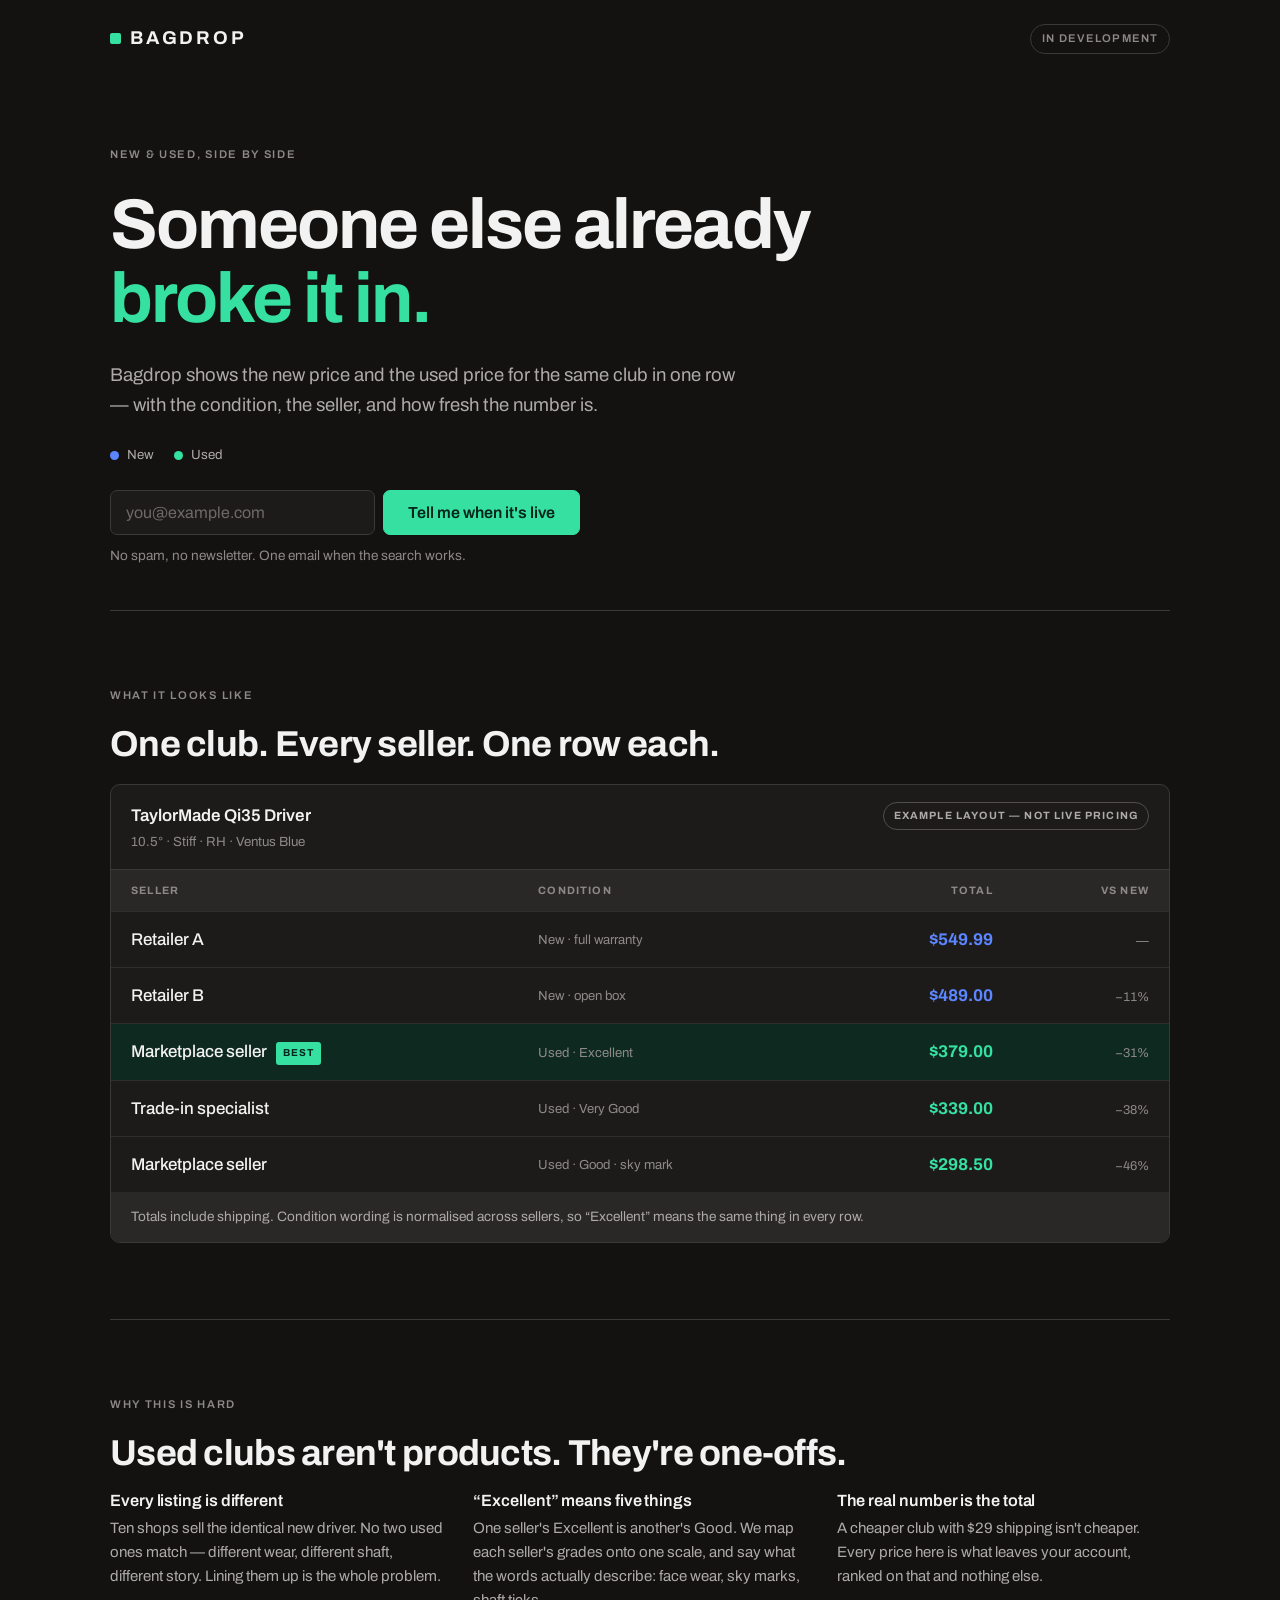
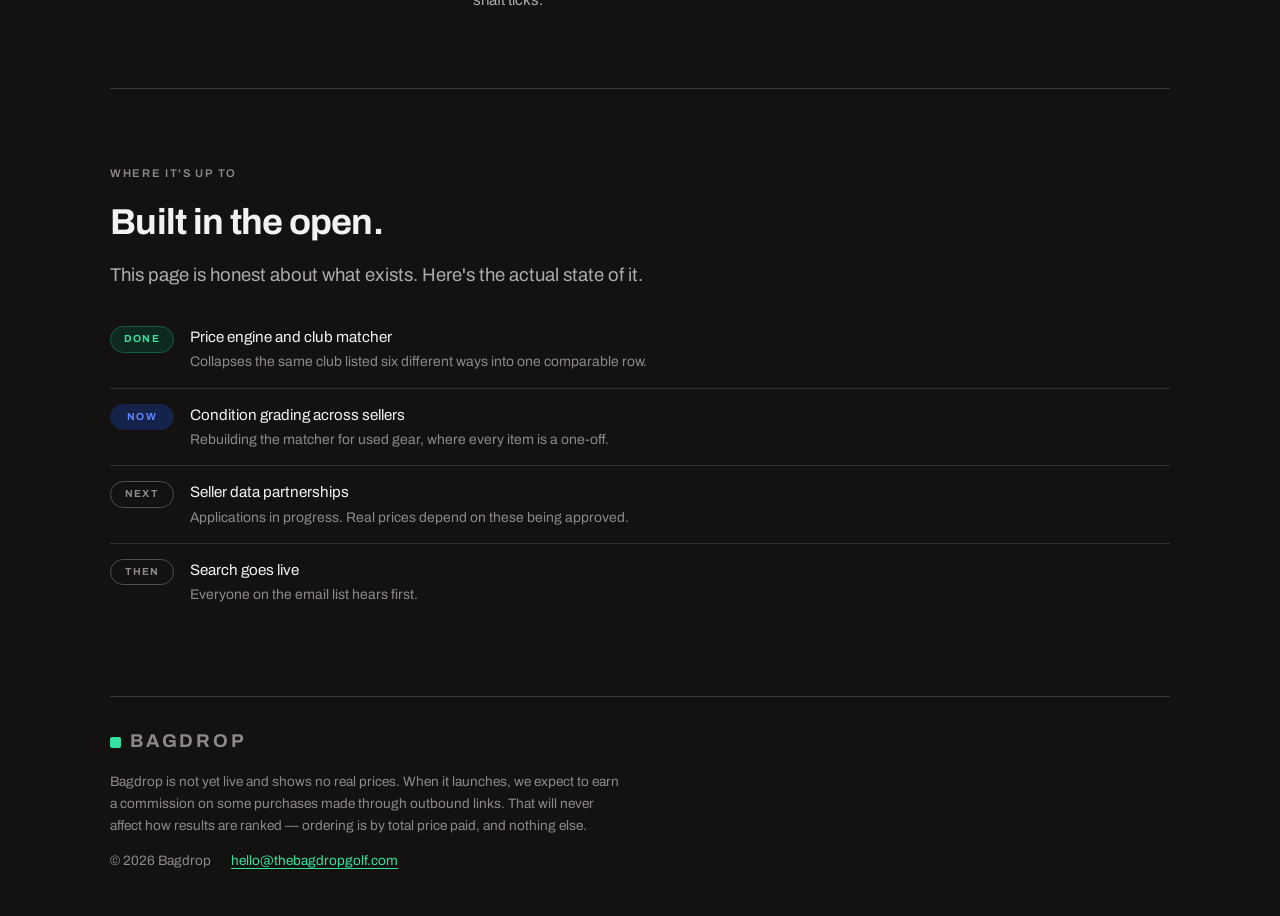
<file: golf-deal-finder/site/index.html>
<!DOCTYPE html>
<html lang="en">
<head>
<meta charset="utf-8">
<meta name="viewport" content="width=device-width, initial-scale=1">
<title>Bagdrop</title>
<meta name="description" content="New and used golf equipment, priced side by side, with condition made comparable.">
<meta name="theme-color" content="#131211">
<link rel="preconnect" href="https://fonts.googleapis.com">
<link rel="preconnect" href="https://fonts.gstatic.com" crossorigin>
<link rel="stylesheet" href="https://fonts.googleapis.com/css2?family=Archivo:wght@400;500;600;700&display=swap">
<style>
:root{
  --bg:#131211;
  --surface:#1c1b1a;
  --raised:#2a2827;
  --text:#f3f2f2;
  --n800:#d3d0cf;
  --n700:#adaaa9;
  --n600:#8d8988;
  --n500:#6e6a69;
  --n400:#514e4d;
  --n300:#3b3938;
  --n200:#302e2d;
  --new:#5b86ff;
  --new-dim:#152249;
  --used:#35e0a1;
  --used-100:#0e2a20;
  --used-300:#155c43;
  --deep:#06251a;
  --font:"Archivo","Helvetica Neue",Arial,sans-serif;
  --wrap:1060px;
  color-scheme:dark;
}

*{box-sizing:border-box}
html{-webkit-text-size-adjust:100%}
body{
  margin:0;
  background:var(--bg);
  color:var(--text);
  font-family:var(--font);
  font-size:17px;
  line-height:1.6;
  padding-inline:20px;
  padding-block:0;
  -webkit-font-smoothing:antialiased;
}
.wrap{max-width:var(--wrap);margin-inline:auto}
h1,h2,h3{margin:0;text-wrap:balance;line-height:1.06;font-weight:700}
h1{font-size:clamp(2.5rem,6.5vw,4.4rem);letter-spacing:-.028em}
h2{font-size:clamp(1.55rem,3.2vw,2.25rem);letter-spacing:-.02em}
h3{font-size:1.02rem;font-weight:600;letter-spacing:-.005em}
p{margin:0}
a{color:var(--used);text-underline-offset:3px}
a:hover{color:var(--text)}
:focus-visible{outline:2px solid var(--used);outline-offset:3px;border-radius:2px}

.eyebrow{
  font-size:.7rem;font-weight:600;letter-spacing:.15em;
  text-transform:uppercase;color:var(--n600);
}
.lede{font-size:clamp(1.02rem,1.9vw,1.16rem);color:var(--n700);max-width:58ch}
.num{font-variant-numeric:tabular-nums;font-feature-settings:"tnum" 1}

/* ── masthead ─────────────────────────────────────────────── */
.masthead{
  display:flex;align-items:center;justify-content:space-between;
  gap:16px;flex-wrap:wrap;padding-block:24px 0;
}
.mark{
  display:flex;align-items:center;gap:9px;
  font-weight:700;font-size:1.16rem;letter-spacing:.15em;text-transform:uppercase;
}
.chip{width:11px;height:11px;border-radius:2px;background:var(--used);flex:none}
.status-pill{
  font-size:.7rem;font-weight:600;letter-spacing:.1em;text-transform:uppercase;
  color:var(--n600);border:1px solid var(--n300);border-radius:999px;padding:5px 11px;
}

/* ── hero ─────────────────────────────────────────────────── */
.hero{padding-block:clamp(52px,9vw,92px) 44px;display:flex;flex-direction:column;gap:24px}
.hero h1 em{font-style:normal;color:var(--used);display:block}

/* legend: the colour system, stated once */
.legend{display:flex;gap:20px;flex-wrap:wrap;align-items:center}
.key{display:flex;align-items:center;gap:8px;font-size:.83rem;color:var(--n700)}
.dot{width:9px;height:9px;border-radius:50%;flex:none}
.dot.new{background:var(--new)}
.dot.used{background:var(--used)}

/* ── signup ───────────────────────────────────────────────── */
.signup{display:flex;flex-direction:column;gap:10px;max-width:470px}
.signup-row{display:flex;gap:8px;flex-wrap:wrap}
.signup input{
  flex:1 1 230px;min-width:0;
  font-family:var(--font);font-size:1rem;color:var(--text);
  background:var(--surface);
  border:1px solid var(--n300);border-radius:7px;padding:13px 15px;
}
.signup input::placeholder{color:var(--n500)}
.signup input:focus-visible{border-color:var(--used)}
.signup button{
  font-family:var(--font);font-size:1rem;font-weight:600;
  background:var(--used);color:var(--deep);
  border:1px solid var(--used);border-radius:7px;
  padding:13px 24px;cursor:pointer;transition:opacity .15s ease;
}
.signup button:hover{opacity:.86}
.note{font-size:.85rem;color:var(--n600)}
.note[data-state="err"]{color:var(--new)}

/* ── the board ────────────────────────────────────────────── */
.board{
  background:var(--surface);
  border:1px solid var(--n300);border-radius:10px;overflow:hidden;
}
.board-head{
  display:flex;align-items:flex-start;justify-content:space-between;
  gap:14px;flex-wrap:wrap;padding:17px 20px;
  border-bottom:1px solid var(--n300);
}
.club{font-weight:600;font-size:1.06rem}
.spec{font-size:.83rem;color:var(--n600);margin-top:2px}
.tag{
  font-size:.66rem;font-weight:700;letter-spacing:.11em;text-transform:uppercase;
  color:var(--n700);border:1px solid var(--n400);border-radius:999px;
  padding:5px 10px;white-space:nowrap;
}
.scroller{overflow-x:auto}
table{border-collapse:collapse;width:100%;min-width:580px}
th,td{text-align:left;padding:14px 20px;border-bottom:1px solid var(--n200)}
tbody tr:last-child td{border-bottom:0}
th{
  font-size:.67rem;font-weight:700;letter-spacing:.11em;text-transform:uppercase;
  color:var(--n600);padding-block:12px;background:var(--raised);
}
th.r{text-align:right}
td.r{text-align:right}
.seller{font-weight:500}
.cond{font-size:.82rem;color:var(--n600)}
.price{font-size:1.06rem;font-weight:700;white-space:nowrap}
.price.is-new{color:var(--new)}
.price.is-used{color:var(--used)}
.delta{font-size:.8rem;color:var(--n600);white-space:nowrap}
tr.best td{background:var(--used-100)}
tr.best{box-shadow:inset 2px 0 0 var(--used)}
.badge{
  display:inline-block;font-size:.63rem;font-weight:700;letter-spacing:.09em;
  text-transform:uppercase;color:var(--deep);background:var(--used);
  border-radius:3px;padding:3px 7px;margin-left:9px;vertical-align:1px;
}
.board-foot{padding:14px 20px;background:var(--raised);font-size:.85rem;color:var(--n700)}

/* ── sections ─────────────────────────────────────────────── */
section{padding-block:clamp(48px,7vw,76px)}
.stack{display:flex;flex-direction:column;gap:20px}
.cols{display:grid;grid-template-columns:repeat(auto-fit,minmax(235px,1fr));gap:30px}
.col h3{margin-bottom:7px}
.col p{color:var(--n700);font-size:.94rem}
.rule{border:0;border-top:1px solid var(--n300);margin:0}

/* ── build status ─────────────────────────────────────────── */
.status{list-style:none;padding:0;margin:0;display:flex;flex-direction:column}
.status li{
  display:grid;grid-template-columns:auto 1fr;gap:16px;align-items:baseline;
  padding-block:14px;border-bottom:1px solid var(--n200);
}
.status li:last-child{border-bottom:0}
.state{
  font-size:.64rem;font-weight:700;letter-spacing:.1em;text-transform:uppercase;
  border:1px solid var(--n400);border-radius:999px;padding:4px 10px;
  color:var(--n600);white-space:nowrap;min-width:64px;text-align:center;
}
.state.done{color:var(--used);border-color:var(--used-300);background:var(--used-100)}
.state.now{color:var(--new);border-color:var(--new-dim);background:var(--new-dim)}
.status p{font-size:.95rem}
.status .sub{color:var(--n600);font-size:.87rem;margin-top:2px}

/* ── footer ───────────────────────────────────────────────── */
footer{
  border-top:1px solid var(--n300);padding-block:30px 44px;
  display:flex;flex-direction:column;gap:14px;font-size:.85rem;color:var(--n600);
}
.disclosure{max-width:64ch}
.foot-row{display:flex;gap:20px;flex-wrap:wrap;align-items:center}

@media (max-width:560px){
  body{font-size:16px;padding-inline:16px}
  th,td{padding:12px 14px}
}
@media (prefers-reduced-motion:reduce){
  *{animation-duration:.01ms!important;transition-duration:.01ms!important}
}

</style>
</head>
<body>
<div class="wrap">

  <header class="masthead">
    <div class="mark"><span class="chip"></span>Bagdrop</div>
    <div class="status-pill">In development</div>
  </header>

  <div class="hero">
    <p class="eyebrow">New &amp; used, side by side</p>
    <h1>Someone else already <em>broke it in.</em></h1>
    <p class="lede">Bagdrop shows the new price and the used price for the same club in one row &mdash; with the condition, the seller, and how fresh the number is.</p>

    <div class="legend">
      <span class="key"><span class="dot new"></span>New</span>
      <span class="key"><span class="dot used"></span>Used</span>
    </div>

    <form class="signup" id="signup" novalidate>
      <div class="signup-row">
        <label for="email" style="position:absolute;left:-9999px">Email address</label>
        <input type="email" id="email" name="email" placeholder="you@example.com" autocomplete="email" required>
        <button type="submit">Tell me when it's live</button>
      </div>
      <p class="note" id="note">No spam, no newsletter. One email when the search works.</p>
    </form>
  </div>

  <hr class="rule">

  <section>
    <div class="stack">
      <p class="eyebrow">What it looks like</p>
      <h2>One club. Every seller. One row each.</h2>

      <div class="board">
        <div class="board-head">
          <div>
            <div class="club">TaylorMade Qi35 Driver</div>
            <div class="spec">10.5&deg; &middot; Stiff &middot; RH &middot; Ventus Blue</div>
          </div>
          <div class="tag">Example layout &mdash; not live pricing</div>
        </div>

        <div class="scroller">
          <table>
            <thead>
              <tr>
                <th scope="col">Seller</th>
                <th scope="col">Condition</th>
                <th scope="col" class="r">Total</th>
                <th scope="col" class="r">vs new</th>
              </tr>
            </thead>
            <tbody>
              <tr>
                <td class="seller">Retailer A</td>
                <td class="cond">New &middot; full warranty</td>
                <td class="r"><span class="price is-new num">$549.99</span></td>
                <td class="r"><span class="delta">&mdash;</span></td>
              </tr>
              <tr>
                <td class="seller">Retailer B</td>
                <td class="cond">New &middot; open box</td>
                <td class="r"><span class="price is-new num">$489.00</span></td>
                <td class="r"><span class="delta num">&minus;11%</span></td>
              </tr>
              <tr class="best">
                <td class="seller">Marketplace seller<span class="badge">Best</span></td>
                <td class="cond">Used &middot; Excellent</td>
                <td class="r"><span class="price is-used num">$379.00</span></td>
                <td class="r"><span class="delta num">&minus;31%</span></td>
              </tr>
              <tr>
                <td class="seller">Trade-in specialist</td>
                <td class="cond">Used &middot; Very Good</td>
                <td class="r"><span class="price is-used num">$339.00</span></td>
                <td class="r"><span class="delta num">&minus;38%</span></td>
              </tr>
              <tr>
                <td class="seller">Marketplace seller</td>
                <td class="cond">Used &middot; Good &middot; sky mark</td>
                <td class="r"><span class="price is-used num">$298.50</span></td>
                <td class="r"><span class="delta num">&minus;46%</span></td>
              </tr>
            </tbody>
          </table>
        </div>

        <div class="board-foot">Totals include shipping. Condition wording is normalised across sellers, so &ldquo;Excellent&rdquo; means the same thing in every row.</div>
      </div>
    </div>
  </section>

  <hr class="rule">

  <section>
    <div class="stack">
      <p class="eyebrow">Why this is hard</p>
      <h2>Used clubs aren't products. They're one-offs.</h2>
      <div class="cols">
        <div class="col">
          <h3>Every listing is different</h3>
          <p>Ten shops sell the identical new driver. No two used ones match &mdash; different wear, different shaft, different story. Lining them up is the whole problem.</p>
        </div>
        <div class="col">
          <h3>&ldquo;Excellent&rdquo; means five things</h3>
          <p>One seller's Excellent is another's Good. We map each seller's grades onto one scale, and say what the words actually describe: face wear, sky marks, shaft ticks.</p>
        </div>
        <div class="col">
          <h3>The real number is the total</h3>
          <p>A cheaper club with $29 shipping isn't cheaper. Every price here is what leaves your account, ranked on that and nothing else.</p>
        </div>
      </div>
    </div>
  </section>

  <hr class="rule">

  <section>
    <div class="stack">
      <p class="eyebrow">Where it's up to</p>
      <h2>Built in the open.</h2>
      <p class="lede">This page is honest about what exists. Here's the actual state of it.</p>
      <ul class="status">
        <li>
          <span class="state done">Done</span>
          <div>
            <p>Price engine and club matcher</p>
            <p class="sub">Collapses the same club listed six different ways into one comparable row.</p>
          </div>
        </li>
        <li>
          <span class="state now">Now</span>
          <div>
            <p>Condition grading across sellers</p>
            <p class="sub">Rebuilding the matcher for used gear, where every item is a one-off.</p>
          </div>
        </li>
        <li>
          <span class="state">Next</span>
          <div>
            <p>Seller data partnerships</p>
            <p class="sub">Applications in progress. Real prices depend on these being approved.</p>
          </div>
        </li>
        <li>
          <span class="state">Then</span>
          <div>
            <p>Search goes live</p>
            <p class="sub">Everyone on the email list hears first.</p>
          </div>
        </li>
      </ul>
    </div>
  </section>

  <footer>
    <div class="mark"><span class="chip"></span>Bagdrop</div>
    <p class="disclosure">Bagdrop is not yet live and shows no real prices. When it launches, we expect to earn a commission on some purchases made through outbound links. That will never affect how results are ranked &mdash; ordering is by total price paid, and nothing else.</p>
    <div class="foot-row">
      <span>&copy; 2026 Bagdrop</span>
      <a href="mailto:hello@thebagdropgolf.com">hello@thebagdropgolf.com</a>
    </div>
  </footer>

</div>

<script>
/* Your Formspree form. */
const SIGNUP_ENDPOINT = "https://formspree.io/f/xbgjqpog";

const form = document.getElementById("signup");
const note = document.getElementById("note");
const email = document.getElementById("email");

function say(msg, state){
  note.textContent = msg;
  if(state){ note.setAttribute("data-state", state); }
  else { note.removeAttribute("data-state"); }
}

form.addEventListener("submit", async function(e){
  e.preventDefault();
  const value = email.value.trim();

  if(!value || !email.checkValidity()){
    say("That doesn't look like an email address. Check it and try again.", "err");
    email.focus();
    return;
  }
  if(!SIGNUP_ENDPOINT){
    say("Signup isn't connected yet — set SIGNUP_ENDPOINT in index.html.", "err");
    return;
  }

  say("Adding you…");
  try{
    const res = await fetch(SIGNUP_ENDPOINT, {
      method: "POST",
      headers: { "Accept": "application/json", "Content-Type": "application/json" },
      body: JSON.stringify({ email: value })
    });
    if(!res.ok) throw new Error(res.status);
    form.reset();
    say("You're on the list. We'll email you once, when search works.");
  }catch(err){
    say("That didn't save. Try again in a moment, or email hello@thebagdropgolf.com.", "err");
  }
});
</script>

</body>
</html>
</file>
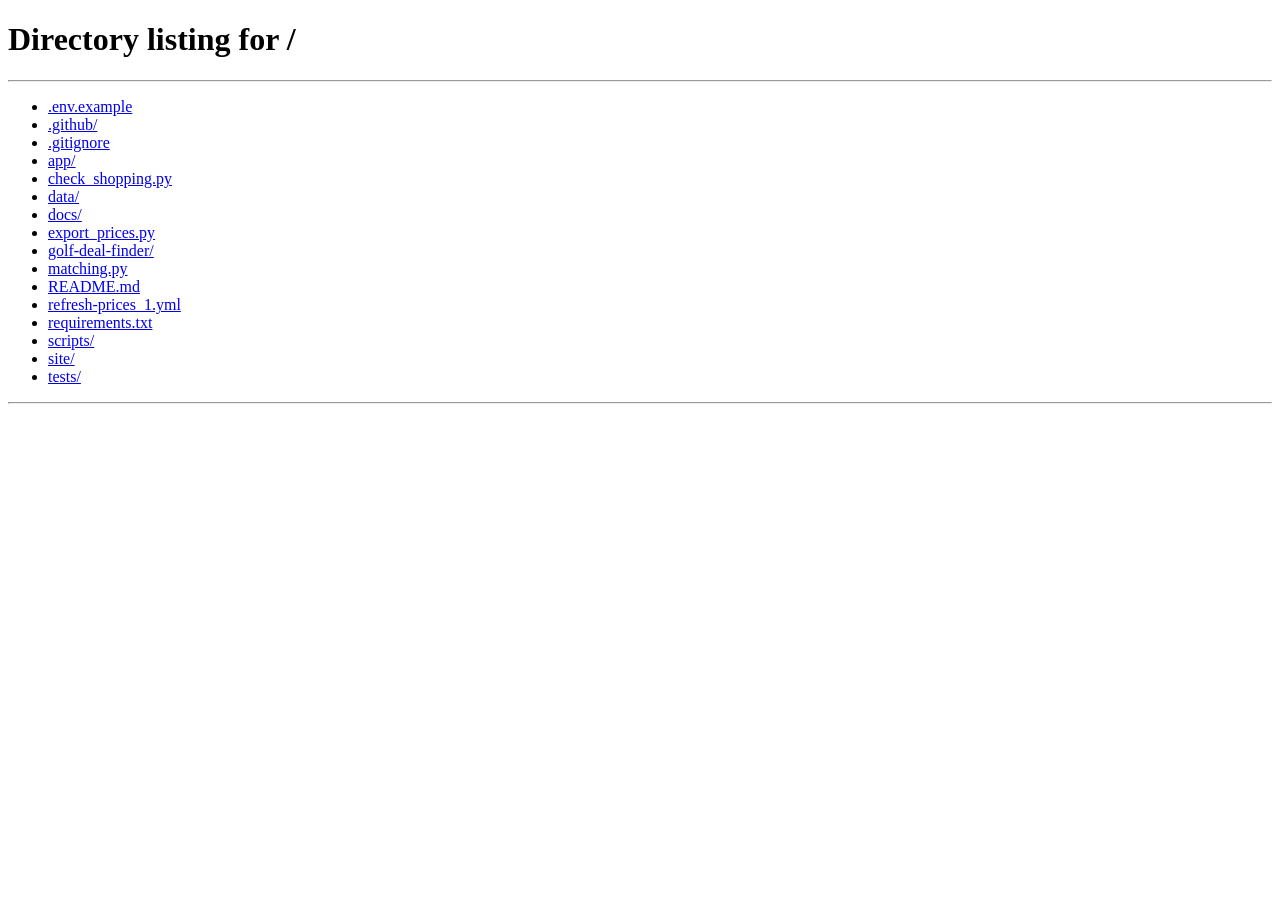
<file: site/compare.html>
<!DOCTYPE html>
<html lang="en">
<head>
<meta charset="utf-8">
<title>Bagdrop</title>
<!--
  The comparison tool moved to the homepage. This page only exists so that old
  links to /compare still land somewhere useful. site/_redirects does the same
  job properly on Cloudflare with a permanent redirect; this is the fallback.
-->
<meta name="robots" content="noindex">
<link rel="canonical" href="https://thebagdropgolf.com/">
<meta http-equiv="refresh" content="0; url=/">
<script>location.replace("/" + location.search + location.hash);</script>
</head>
<body style="background:#131211;color:#f3f2f2;font-family:Arial,sans-serif;padding:24px">
<p>Bagdrop has moved to <a href="/" style="color:#35e0a1">thebagdropgolf.com</a>.</p>
</body>
</html>
</file>
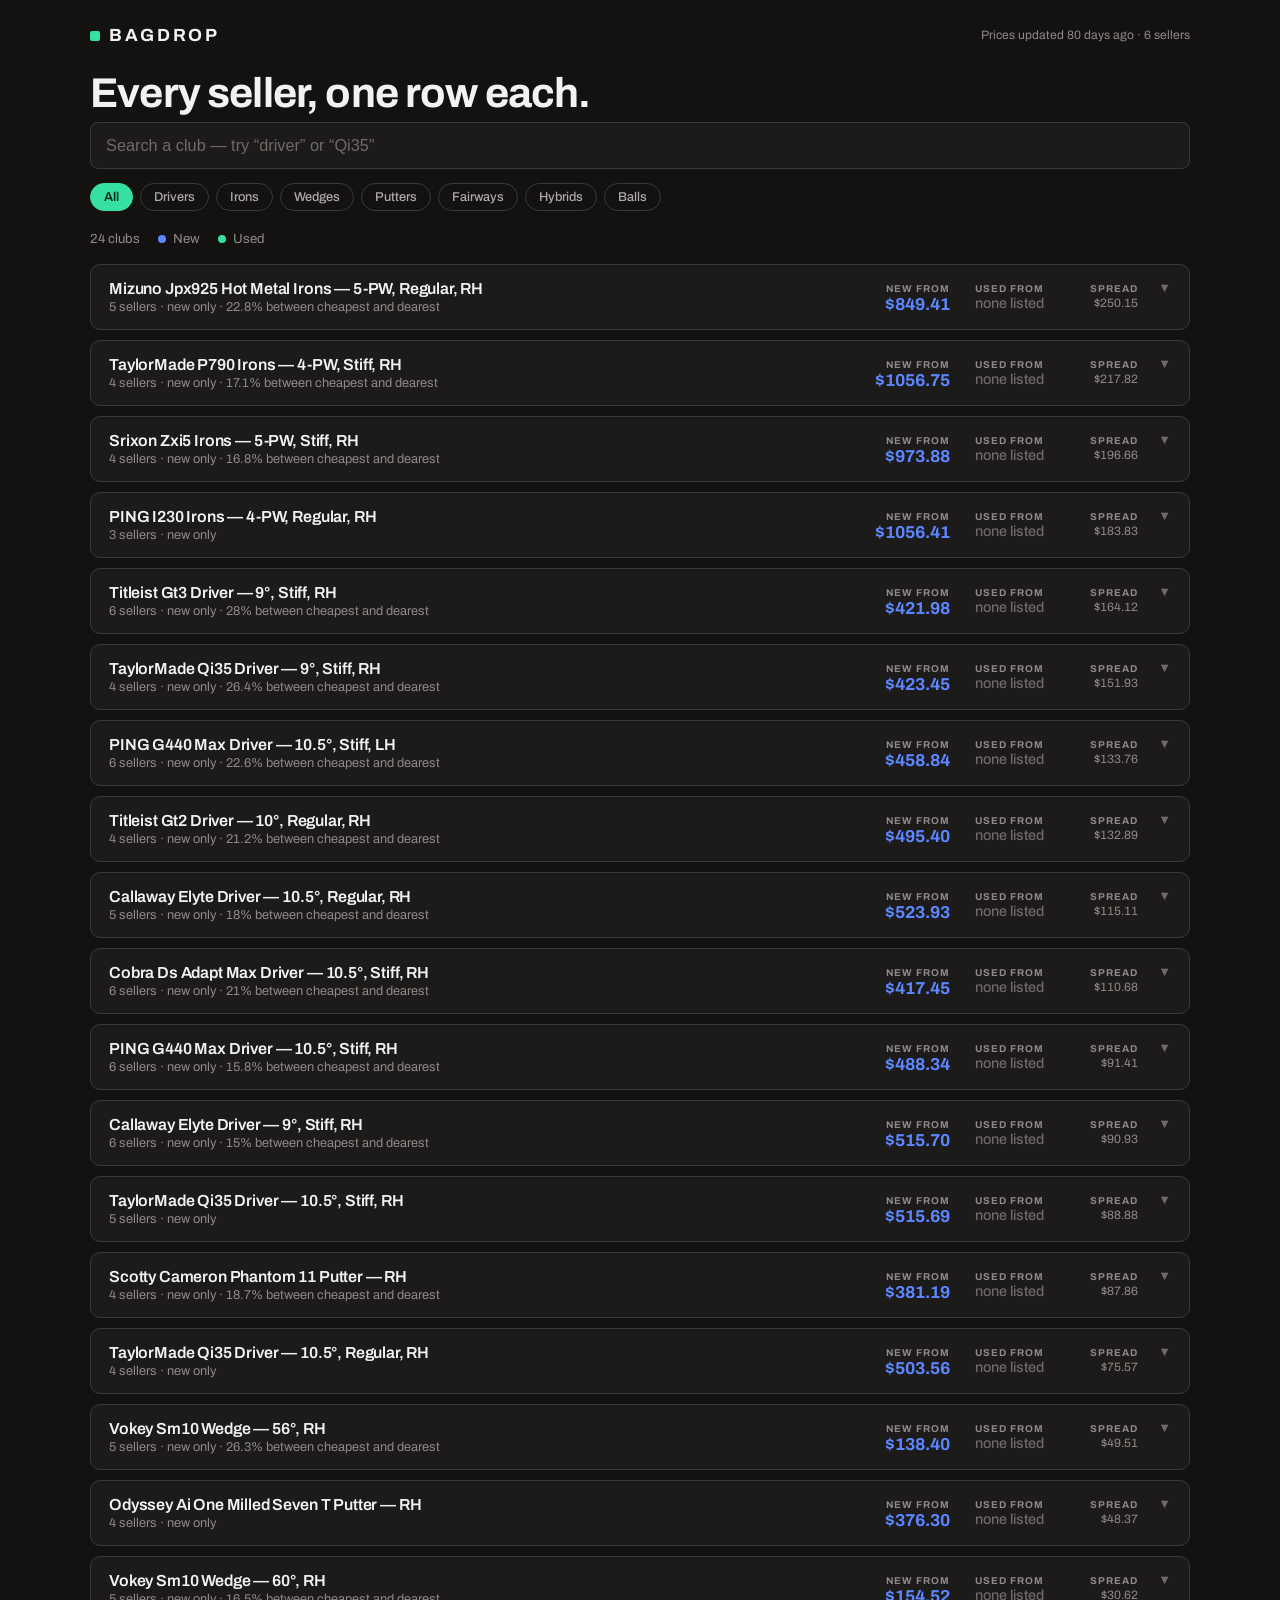
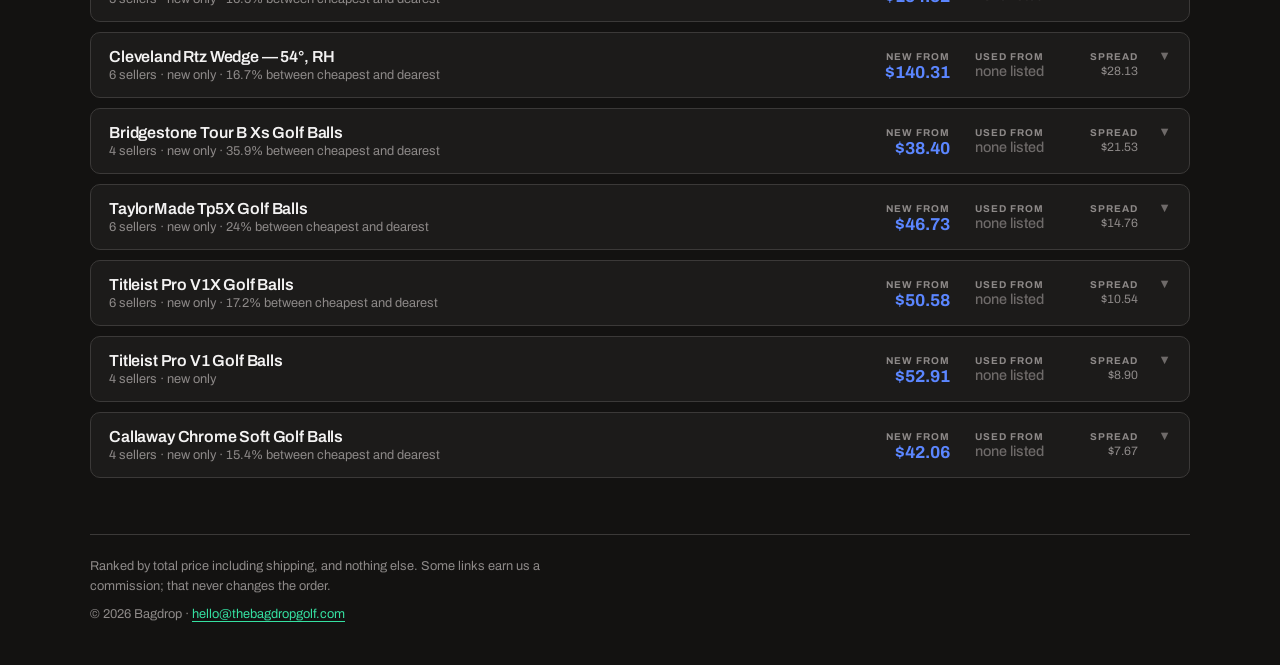
<file: golf-deal-finder/site/compare.html>
<!DOCTYPE html>
<html lang="en">
<head>
<meta charset="utf-8">
<meta name="viewport" content="width=device-width, initial-scale=1">
<title>Bagdrop — Compare</title>
<meta name="description" content="New and used golf equipment prices, side by side, ranked by total.">
<meta name="theme-color" content="#131211">
<link rel="preconnect" href="https://fonts.googleapis.com">
<link rel="preconnect" href="https://fonts.gstatic.com" crossorigin>
<link rel="stylesheet" href="https://fonts.googleapis.com/css2?family=Archivo:wght@400;500;600;700&display=swap">
<style>
:root{
  --bg:#131211;
  --surface:#1c1b1a;
  --raised:#2a2827;
  --text:#f3f2f2;
  --n800:#d3d0cf;
  --n700:#adaaa9;
  --n600:#8d8988;
  --n500:#6e6a69;
  --n400:#514e4d;
  --n300:#3b3938;
  --n200:#302e2d;
  --new:#5b86ff;
  --new-dim:#152249;
  --used:#35e0a1;
  --used-100:#0e2a20;
  --used-300:#155c43;
  --deep:#06251a;
  --font:"Archivo","Helvetica Neue",Arial,sans-serif;
  --wrap:1100px;
  color-scheme:dark;
}

*{box-sizing:border-box}
html{-webkit-text-size-adjust:100%}
body{
  margin:0;background:var(--bg);color:var(--text);font-family:var(--font);
  font-size:16px;line-height:1.55;padding-inline:20px;
  -webkit-font-smoothing:antialiased;
}
.wrap{max-width:var(--wrap);margin-inline:auto}
h1,h2{margin:0;line-height:1.08;font-weight:700;letter-spacing:-.02em}
h1{font-size:clamp(1.8rem,4vw,2.6rem)}
p{margin:0}
a{color:var(--used);text-underline-offset:3px}
button{font-family:inherit}
:focus-visible{outline:2px solid var(--used);outline-offset:2px;border-radius:3px}
.num{font-variant-numeric:tabular-nums;font-feature-settings:"tnum" 1}
.eyebrow{font-size:.68rem;font-weight:700;letter-spacing:.15em;text-transform:uppercase;color:var(--n600)}

/* header */
.masthead{display:flex;align-items:center;justify-content:space-between;gap:14px;flex-wrap:wrap;padding-block:22px}
.mark{display:flex;align-items:center;gap:9px;font-weight:700;font-size:1.1rem;letter-spacing:.15em;text-transform:uppercase;color:var(--text);text-decoration:none}
.chip{width:10px;height:10px;border-radius:2px;background:var(--used);flex:none}
.freshness{font-size:.76rem;color:var(--n600)}

/* search */
.searchbar{display:flex;gap:8px;flex-wrap:wrap;margin-block:6px 14px}
.searchbar input{
  flex:1 1 280px;min-width:0;font-size:1.02rem;color:var(--text);
  background:var(--surface);border:1px solid var(--n300);border-radius:8px;padding:13px 15px;
}
.searchbar input::placeholder{color:var(--n500)}
.searchbar input:focus-visible{border-color:var(--used)}

.filters{display:flex;gap:7px;flex-wrap:wrap;margin-bottom:18px}
.pill{
  font-size:.8rem;font-weight:500;color:var(--n700);background:transparent;
  border:1px solid var(--n300);border-radius:999px;padding:6px 13px;cursor:pointer;
}
.pill[aria-pressed="true"]{color:var(--deep);background:var(--used);border-color:var(--used);font-weight:600}

.summary{display:flex;gap:18px;flex-wrap:wrap;font-size:.83rem;color:var(--n600);margin-bottom:14px}
.legend{display:flex;gap:7px;align-items:center}
.dot{width:8px;height:8px;border-radius:50%;flex:none}
.dot.new{background:var(--new)}
.dot.used{background:var(--used)}

/* result cards */
.results{display:flex;flex-direction:column;gap:10px;padding-bottom:56px}
.card{background:var(--surface);border:1px solid var(--n300);border-radius:10px;overflow:hidden}
.card-head{
  display:grid;grid-template-columns:1fr auto;gap:14px;align-items:center;
  width:100%;text-align:left;background:transparent;border:0;color:inherit;
  padding:15px 18px;cursor:pointer;
}
.card-head:hover{background:var(--raised)}
.title{display:block;font-weight:600;font-size:1rem;letter-spacing:-.01em}
.meta{display:block;font-size:.8rem;color:var(--n600);margin-top:3px}
.prices{display:flex;gap:16px;align-items:baseline;justify-content:flex-end;flex-wrap:wrap}
.pblock{text-align:right;min-width:78px}
.plabel{font-size:.62rem;font-weight:700;letter-spacing:.1em;text-transform:uppercase;color:var(--n600)}
.pval{font-size:1.08rem;font-weight:700;white-space:nowrap}
.pval.is-new{color:var(--new)}
.pval.is-used{color:var(--used)}
.pval.none{color:var(--n500);font-weight:500;font-size:.9rem}
.save{font-size:.76rem;color:var(--n600);white-space:nowrap}
.chev{color:var(--n500);font-size:.8rem;margin-left:4px}

.badge{display:inline-block;font-size:.6rem;font-weight:700;letter-spacing:.08em;text-transform:uppercase;border-radius:3px;padding:3px 7px;margin-left:8px;vertical-align:2px}
.badge.low{color:var(--deep);background:var(--used)}

/* offer table */
.detail{border-top:1px solid var(--n300);background:var(--bg)}
.scroller{overflow-x:auto}
table{border-collapse:collapse;width:100%;min-width:560px}
th,td{text-align:left;padding:11px 18px;border-bottom:1px solid var(--n200)}
tbody tr:last-child td{border-bottom:0}
th{font-size:.64rem;font-weight:700;letter-spacing:.11em;text-transform:uppercase;color:var(--n600);background:var(--raised)}
th.r,td.r{text-align:right}
.seller{font-weight:500;font-size:.94rem}
.cond{font-size:.8rem;color:var(--n600)}
.total{font-weight:700;white-space:nowrap}
.total.is-new{color:var(--new)}
.total.is-used{color:var(--used)}
.ship{font-size:.75rem;color:var(--n600)}
tr.best td{background:var(--used-100)}
tr.best{box-shadow:inset 2px 0 0 var(--used)}
.go{
  display:inline-block;font-size:.78rem;font-weight:600;text-decoration:none;
  color:var(--deep);background:var(--used);border-radius:5px;padding:6px 13px;white-space:nowrap;
}
.go:hover{opacity:.87;color:var(--deep)}
.foot-note{padding:11px 18px;font-size:.78rem;color:var(--n600);background:var(--raised)}

/* states */
.state{
  border:1px dashed var(--n400);border-radius:10px;padding:38px 24px;text-align:center;
  display:flex;flex-direction:column;gap:10px;align-items:center;
}
.state h2{font-size:1.15rem}
.state p{color:var(--n600);font-size:.92rem;max-width:48ch}
.state code{background:var(--raised);padding:2px 6px;border-radius:4px;font-size:.85em}

footer{border-top:1px solid var(--n300);padding-block:22px 40px;font-size:.8rem;color:var(--n600);display:flex;flex-direction:column;gap:9px}
.disclosure{max-width:66ch}

@media (max-width:620px){
  body{padding-inline:14px}
  .card-head{grid-template-columns:1fr;gap:10px}
  .prices{justify-content:flex-start}
  th,td{padding:10px 14px}
}
@media (prefers-reduced-motion:reduce){*{transition-duration:.01ms!important;animation-duration:.01ms!important}}

</style>
</head>
<body>
<div class="wrap">

  <header class="masthead">
    <a class="mark" href="/"><span class="chip"></span>Bagdrop</a>
    <span class="freshness" id="freshness">Loading prices…</span>
  </header>

  <h1>Every seller, one row each.</h1>

  <div class="searchbar">
    <label for="q" style="position:absolute;left:-9999px">Search for a club</label>
    <input type="search" id="q" placeholder="Search a club — try “driver” or “Qi35”" autocomplete="off">
  </div>

  <div class="filters" id="filters">
    <button class="pill" type="button" data-type="" aria-pressed="true">All</button>
    <button class="pill" type="button" data-type="driver" aria-pressed="false">Drivers</button>
    <button class="pill" type="button" data-type="iron_set" aria-pressed="false">Irons</button>
    <button class="pill" type="button" data-type="wedge" aria-pressed="false">Wedges</button>
    <button class="pill" type="button" data-type="putter" aria-pressed="false">Putters</button>
    <button class="pill" type="button" data-type="fairway_wood" aria-pressed="false">Fairways</button>
    <button class="pill" type="button" data-type="hybrid" aria-pressed="false">Hybrids</button>
    <button class="pill" type="button" data-type="golf_balls" aria-pressed="false">Balls</button>
  </div>

  <div class="summary">
    <span id="count">—</span>
    <span class="legend"><span class="dot new"></span>New</span>
    <span class="legend"><span class="dot used"></span>Used</span>
  </div>

  <div class="results" id="results"></div>

  <footer>
    <p class="disclosure">Ranked by total price including shipping, and nothing else.
    Some links earn us a commission; that never changes the order.</p>
    <p>&copy; 2026 Bagdrop &middot; <a href="mailto:hello@thebagdropgolf.com">hello@thebagdropgolf.com</a></p>
  </footer>
</div>

<script>
(function () {
  "use strict";

  var results  = document.getElementById("results");
  var countEl  = document.getElementById("count");
  var freshEl  = document.getElementById("freshness");
  var qInput   = document.getElementById("q");
  var filters  = document.getElementById("filters");

  var DATA = null;
  var typeFilter = "";
  var open = {};   // product id -> expanded

  var TYPE_LABEL = {
    driver: "Driver", fairway_wood: "Fairway", hybrid: "Hybrid",
    iron_set: "Irons", single_iron: "Iron", wedge: "Wedge",
    putter: "Putter", golf_balls: "Balls"
  };

  function money(n) {
    if (n === null || n === undefined) return "—";
    return "$" + n.toFixed(2);
  }

  function esc(s) {
    return String(s === null || s === undefined ? "" : s)
      .replace(/&/g, "&amp;").replace(/</g, "&lt;").replace(/>/g, "&gt;")
      .replace(/"/g, "&quot;");
  }

  function ago(iso) {
    var then = new Date(iso);
    if (isNaN(then)) return "";
    var mins = Math.round((Date.now() - then.getTime()) / 60000);
    if (mins < 60) return mins + " min ago";
    var hrs = Math.round(mins / 60);
    if (hrs < 24) return hrs + (hrs === 1 ? " hour ago" : " hours ago");
    var days = Math.round(hrs / 24);
    return days + (days === 1 ? " day ago" : " days ago");
  }

  function emptyState(title, body) {
    results.innerHTML =
      '<div class="state"><h2>' + title + '</h2><p>' + body + '</p></div>';
  }

  function conditionText(o) {
    if (o.condition === "new") return "New";
    var base = o.condition === "open_box" ? "Open box"
             : o.condition === "refurbished" ? "Refurbished"
             : o.condition === "demo" ? "Demo" : "Used";
    return o.grade ? base + " · " + o.grade : base;
  }

  function offerRows(p) {
    var best = p.offers[0];
    var html = "";
    for (var i = 0; i < p.offers.length; i++) {
      var o = p.offers[i];
      var isNew = o.condition === "new";
      var cls = isNew ? "is-new" : "is-used";
      var ship = o.shipping === null || o.shipping === undefined
        ? '<span class="ship">+ shipping unknown</span>'
        : (o.shipping > 0 ? '<span class="ship">incl. ' + money(o.shipping) + ' shipping</span>' : '<span class="ship">free shipping</span>');

      html +=
        '<tr' + (o === best ? ' class="best"' : '') + '>' +
          '<td><span class="seller">' + esc(o.retailer) + '</span></td>' +
          '<td><span class="cond">' + conditionText(o) + '</span></td>' +
          '<td class="r"><span class="total ' + cls + ' num">' + money(o.total) + '</span><br>' + ship + '</td>' +
          '<td class="r"><a class="go" href="' + esc(o.url) + '" target="_blank" rel="nofollow noopener sponsored">View</a></td>' +
        '</tr>';
    }
    return html;
  }

  function card(p) {
    var isOpen = !!open[p.id];
    // The title already carries brand, model, loft, flex and dexterity.
    // Repeating them here wastes the line — say what the title cannot.
    var usedCount = p.offers.filter(function (o) { return o.condition !== "new"; }).length;
    var spec = [p.retailers + (p.retailers === 1 ? " seller" : " sellers")];
    if (usedCount) {
      spec.push(usedCount + " used listing" + (usedCount === 1 ? "" : "s"));
    } else {
      spec.push("new only");
    }
    if (p.spread_pct >= 15) spec.push(p.spread_pct + "% between cheapest and dearest");

    var lowBadge = p.is_low ? '<span class="badge low">Lowest in 90 days</span>' : "";

    return '' +
      '<article class="card">' +
        '<button class="card-head" type="button" data-id="' + p.id + '" aria-expanded="' + isOpen + '">' +
          '<span>' +
            '<span class="title">' + esc(p.name) + lowBadge + '</span>' +
            '<span class="meta">' + esc(spec.join(" · ")) + '</span>' +
          '</span>' +
          '<span class="prices">' +
            '<span class="pblock">' +
              '<span class="plabel">New from</span><br>' +
              (p.new_from !== null && p.new_from !== undefined
                ? '<span class="pval is-new num">' + money(p.new_from) + '</span>'
                : '<span class="pval none">—</span>') +
            '</span>' +
            '<span class="pblock">' +
              '<span class="plabel">Used from</span><br>' +
              (p.used_from !== null && p.used_from !== undefined
                ? '<span class="pval is-used num">' + money(p.used_from) + '</span>'
                : '<span class="pval none">none listed</span>') +
            '</span>' +
            '<span class="pblock">' +
              '<span class="plabel">Spread</span><br>' +
              '<span class="save num">' + money(p.spread) + '</span>' +
            '</span>' +
            '<span class="chev">' + (isOpen ? "▲" : "▼") + '</span>' +
          '</span>' +
        '</button>' +
        (isOpen
          ? '<div class="detail"><div class="scroller"><table>' +
              '<thead><tr><th scope="col">Seller</th><th scope="col">Condition</th>' +
              '<th scope="col" class="r">Total</th><th scope="col" class="r"></th></tr></thead>' +
              '<tbody>' + offerRows(p) + '</tbody></table></div>' +
              '<div class="foot-note">Totals include shipping where the seller states it. ' +
              'Condition wording is normalised across sellers.</div></div>'
          : "") +
      '</article>';
  }

  function render() {
    if (!DATA) return;
    var q = qInput.value.trim().toLowerCase();
    var words = q ? q.split(/\s+/) : [];

    var list = DATA.products.filter(function (p) {
      if (typeFilter && p.type !== typeFilter) return false;
      if (!words.length) return true;
      var hay = (p.name + " " + (p.brand || "") + " " + (p.model || "")).toLowerCase();
      return words.every(function (w) { return hay.indexOf(w) !== -1; });
    });

    countEl.textContent = list.length
      ? list.length + (list.length === 1 ? " club" : " clubs")
      : "No matches";

    if (!list.length) {
      emptyState("Nothing matched that.",
        "Try a brand or a model name — &ldquo;Ping&rdquo;, &ldquo;Qi35&rdquo;, &ldquo;Pro V1&rdquo; — or clear the filters.");
      return;
    }
    results.innerHTML = list.map(card).join("");
  }

  results.addEventListener("click", function (e) {
    var btn = e.target.closest(".card-head");
    if (!btn) return;
    var id = btn.getAttribute("data-id");
    open[id] = !open[id];
    render();
  });

  filters.addEventListener("click", function (e) {
    var btn = e.target.closest(".pill");
    if (!btn) return;
    typeFilter = btn.getAttribute("data-type") || "";
    Array.prototype.forEach.call(filters.querySelectorAll(".pill"), function (b) {
      b.setAttribute("aria-pressed", b === btn ? "true" : "false");
    });
    render();
  });

  var timer;
  qInput.addEventListener("input", function () {
    clearTimeout(timer);
    timer = setTimeout(render, 120);
  });

  fetch("prices.json", { cache: "no-cache" })
    .then(function (r) {
      if (!r.ok) throw new Error(r.status);
      return r.json();
    })
    .then(function (d) {
      DATA = d;
      freshEl.textContent = "Prices updated " + ago(d.generated_at) +
        " · " + d.retailer_count + " sellers";
      render();
    })
    .catch(function () {
      freshEl.textContent = "No prices yet";
      countEl.textContent = "—";
      emptyState(
        "No prices loaded yet.",
        "This page reads <code>prices.json</code>, which the price engine produces. " +
        "Once the first refresh has run, results appear here automatically — " +
        "nothing on this page needs changing."
      );
    });
})();
</script>

</body>
</html>
</file>
